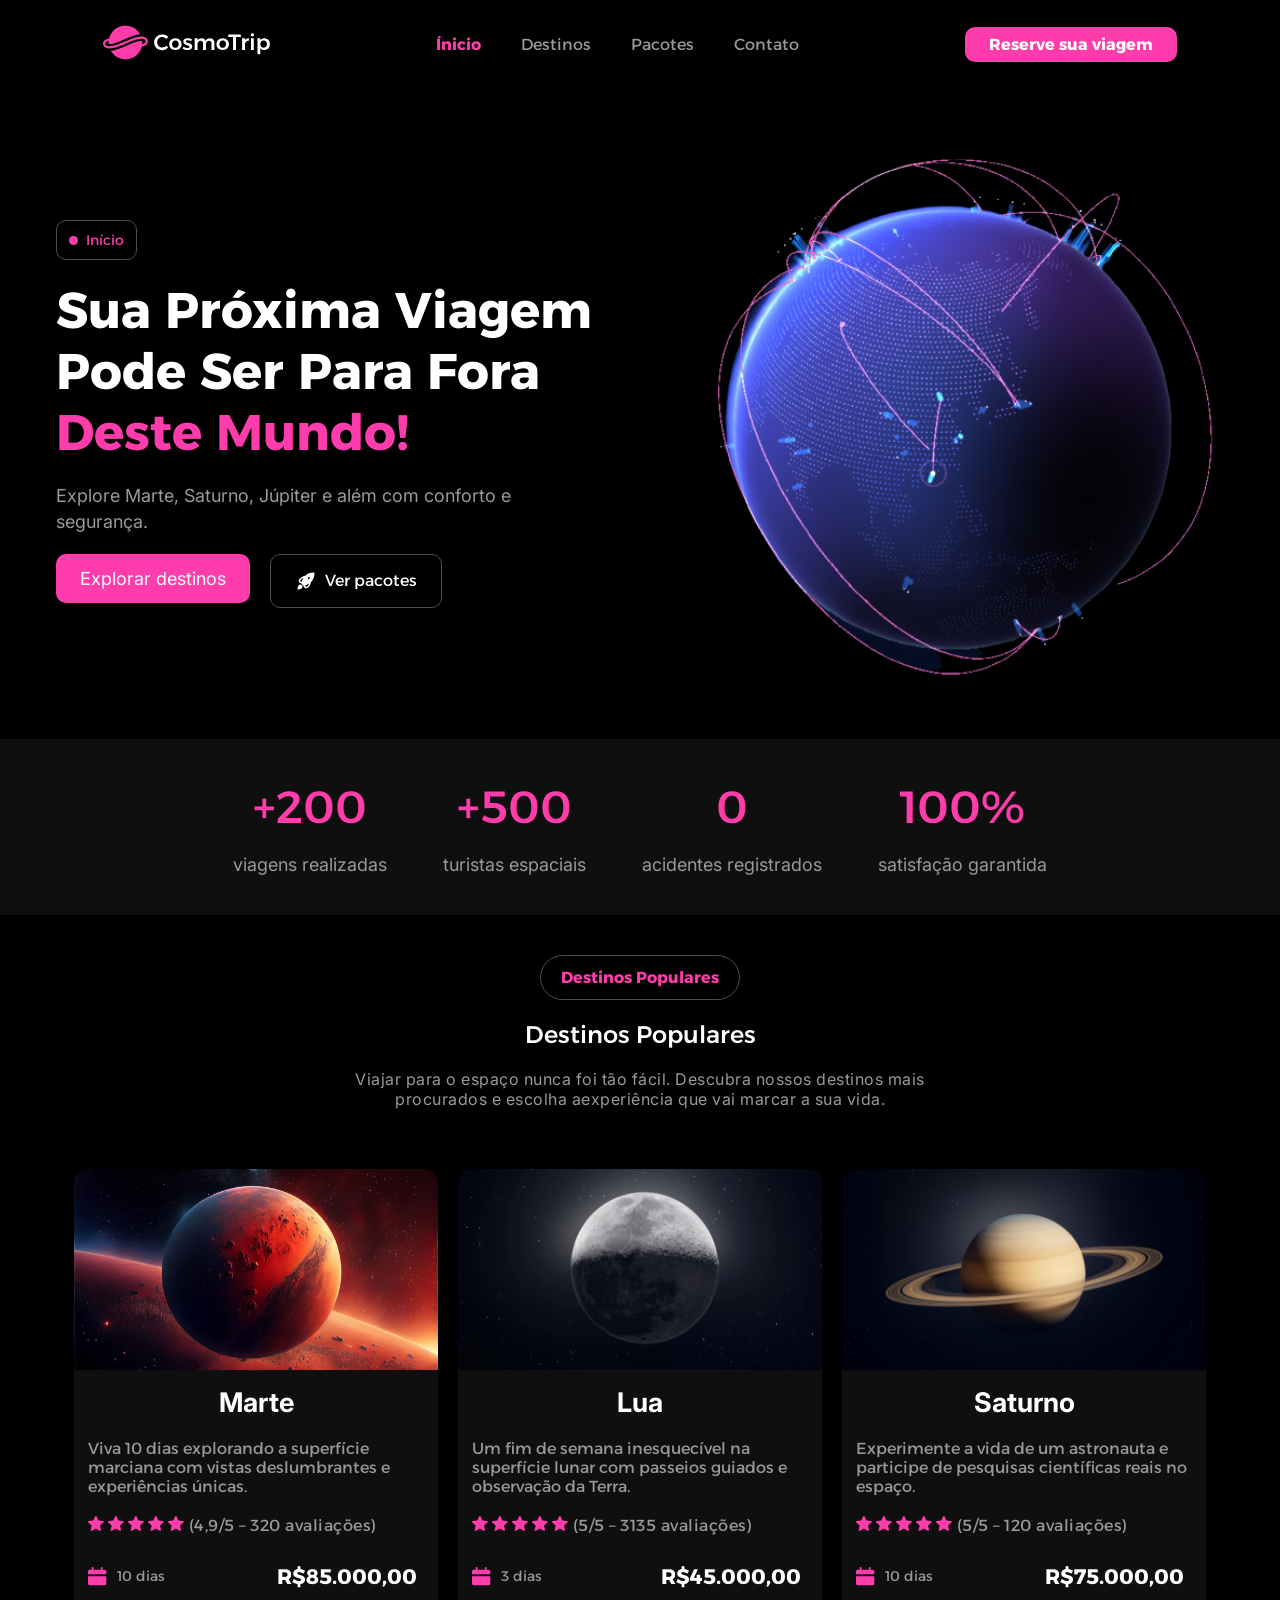
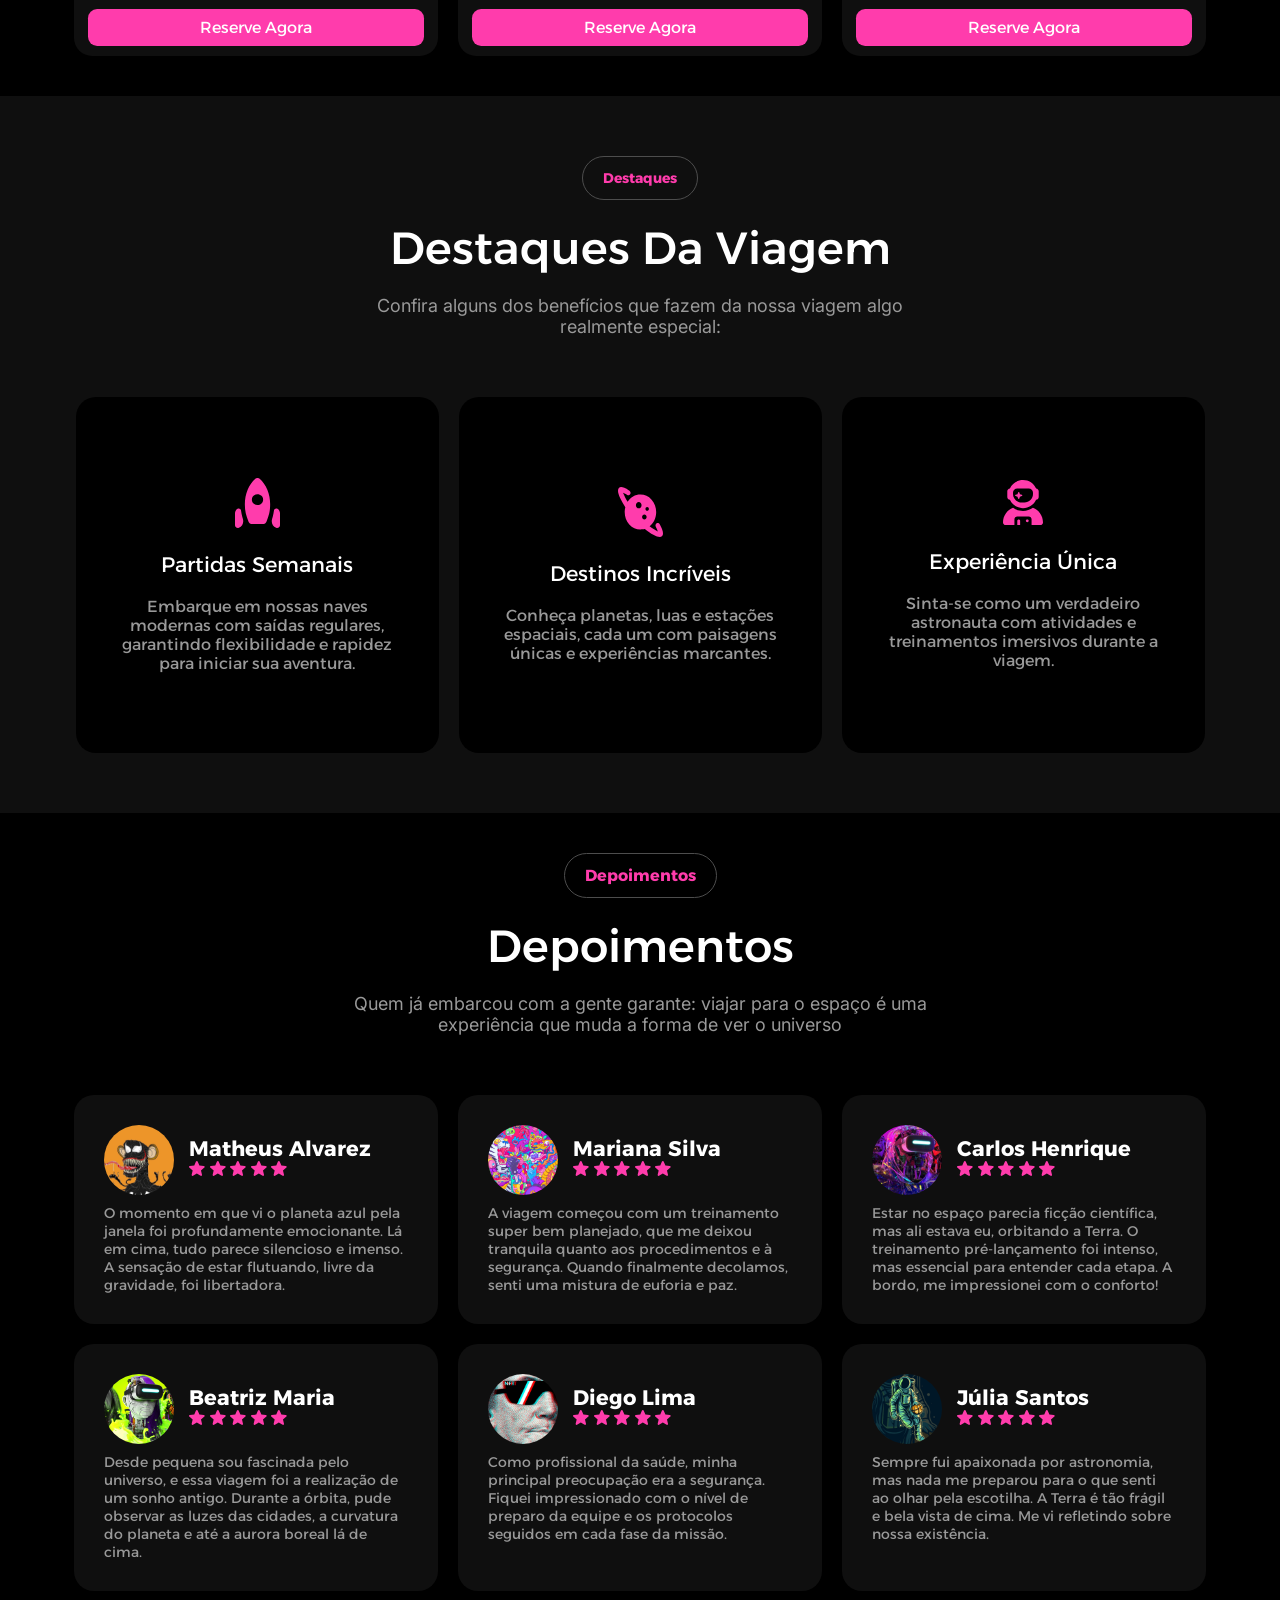
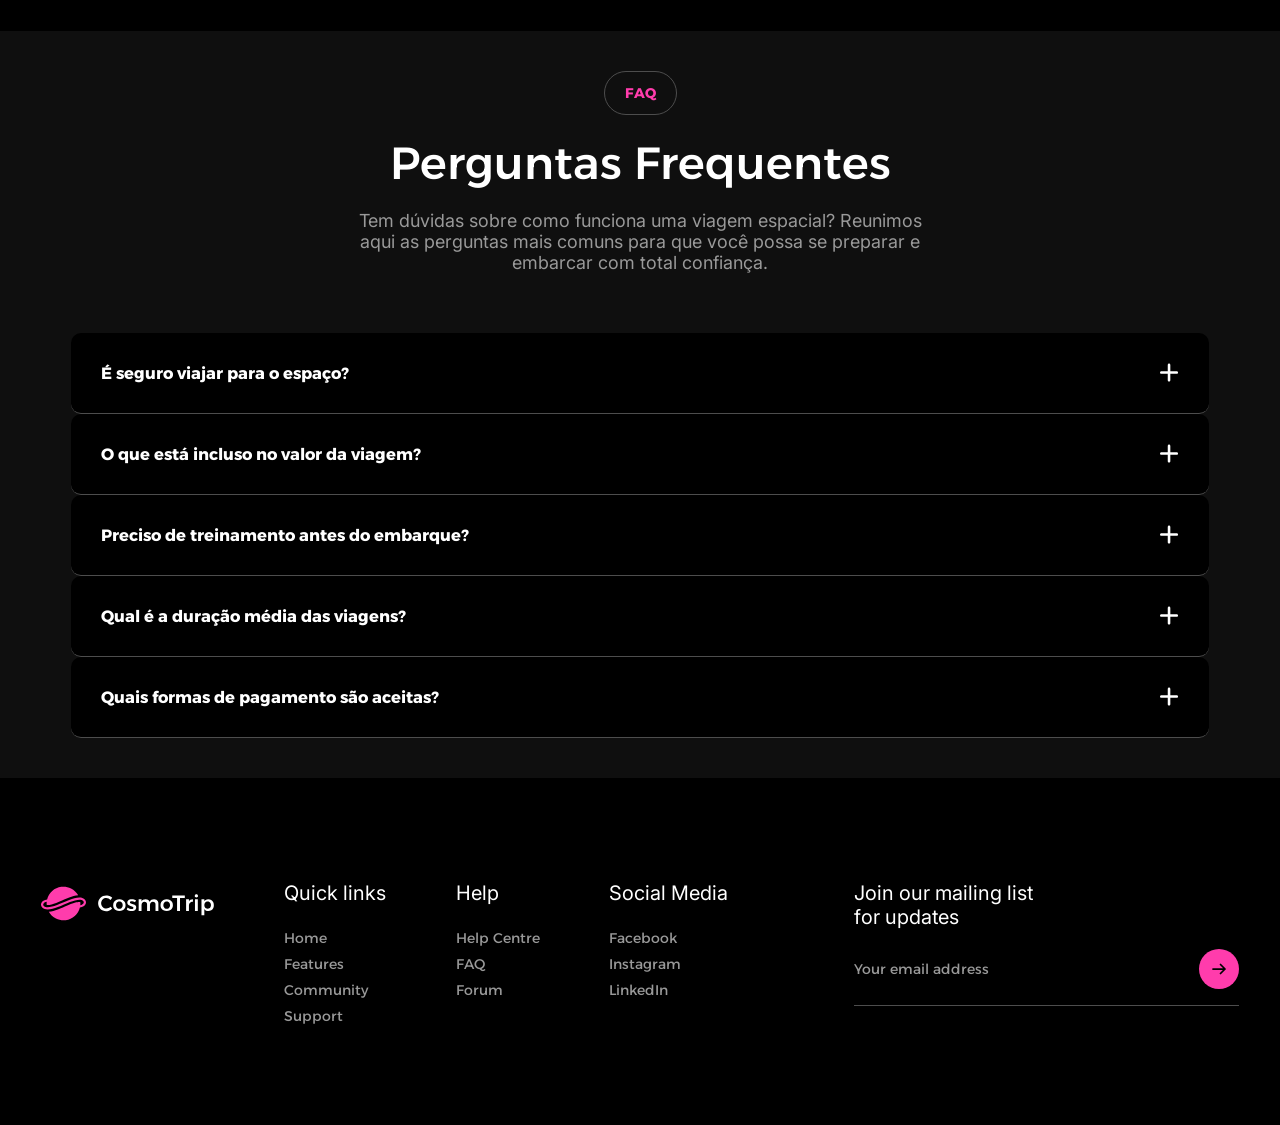
<file: index.html>
<!DOCTYPE html>
<html lang="pt-br">

<head>
    <meta charset="UTF-8">
    <meta name="viewport" content="width=device-width, initial-scale=1.0">
    <meta name="authot" content="Ferraz, Débora, Onita, Elisa e Isabela">
    <meta name="description" content="Projeto para testar nossos conhecimentos em HTML e CSS">
    <meta name="keywords" content="HTML, CSS, Webdesign">
    <meta property="og:image" content="./src/assets/images/logo-empresa.svg">
    <title>CosmoTrip</title>
    <link rel="shortcut icon" href="./src/assets/images/logo-empresa.svg" type="image/x-icon">
    <link rel="preconnect" href="https://fonts.googleapis.com">
    <link rel="preconnect" href="https://fonts.gstatic.com" crossorigin>
    <link href="https://fonts.googleapis.com/css2?family=Alexandria:wght@100..900&display=swap" rel="stylesheet">
    <link rel="preconnect" href="https://fonts.googleapis.com">
    <link rel="preconnect" href="https://fonts.gstatic.com" crossorigin>
    <link
        href="https://fonts.googleapis.com/css2?family=Inter:ital,opsz,wght@0,14..32,100..900;1,14..32,100..900&display=swap"
        rel="stylesheet">
    <link rel="stylesheet" href="./src/styles/style.css">
</head>

<body>

    <!-- ------- HEADER --------- -->

    <header>
        <div>
            <img src="./src/assets/images/Logo.svg" alt="Logo da CosmoTrip">
        </div>

        <div class="container-nav-header">
            <nav class="nav-header-options">
                <ul>
                    <li><a href="" class="choice-active">Ínicio</a></li>
                    <li><a href="">Destinos</a></li>
                    <li><a href="">Pacotes</a></li>
                    <li><a href="">Contato</a></li>
                </ul>
            </nav>
        </div>

        <nav class="container-btn-header">
            <a href="" class="btn-header">Reserve sua viagem</a>
        </nav>
    </header>

    <!-- ---------- MAIN ---------- -->

    <main class="container-main">
        <div class="main-content">

            <div class="container-init">
                <div class="init-img">
                    <img src="./src/assets/images/decoration-circle.svg" alt="Ponto decoração início">
                </div>
                <span>Início</span>
            </div>

            <h1>Sua próxima viagem pode ser para fora <span>deste mundo!</span></h1>
            <p>Explore Marte, Saturno, Júpiter e além com conforto e segurança.</p>

            <div class="container-btns-main">
                <div>
                    <nav>
                        <a href="" class="btn-principal-main">Explorar destinos</a>
                    </nav>
                </div>
                <div>
                    <nav>
                        <a href="" class="btn-packages-main"> <img src="./src/assets/images/icon-rocket.svg"
                                alt="Icone de foguete"> Ver pacotes</a>
                    </nav>
                </div>
            </div>
        </div>

        <div class="main-img">
            <img src="./src/assets/images/illustration-hero.svg" alt="Planeta tecnológico com pontos de destino">
        </div>
    </main>

    <!-- -----------  TRISPS MADE ----------- -->

    <section class="trips-made">

        <div class="conteiner-trips-made">

            <h2>+200</h2>
            <p>viagens realizadas</p>

        </div>

        <div class="conteiner-trips-made">

            <h2>+500</h2>
            <p>turistas espaciais</p>

        </div>

        <div class="conteiner-trips-made">

            <h2>0</h2>
            <p>acidentes registrados</p>

        </div>

        <div class="conteiner-trips-made">

            <h2>100%</h2>
            <p>satisfação garantida</p>

        </div>

    </section>

    <!-- ---------- DESTINOS POPULARES ---------- -->

    <section class="section-des-pop">
        <div class="explanation">
            <span>Destinos Populares</span>
            <h2>Destinos Populares</h2>
            <p>Viajar para o espaço nunca foi tão fácil. Descubra nossos destinos mais procurados e escolha aexperiência
                que vai marcar a sua vida.</p>
        </div>

        <!-- --  DIV DE MARTE -- -->

        <div class="container-plans">
            <div class="planets">
                <div>
                    <img src="./src/assets/images/marte.svg" alt="foto do planeta marte" loading="lazy">
                </div>
                <div class="content-planets">


                    <div class="experience">
                        <h3>Marte</h3>
                        <p>Viva 10 dias explorando a superfície marciana com vistas deslumbrantes e experiências únicas.
                        </p>
                    </div>
                    <div class="stars">
                        <div>
                            <img src="./src/assets/images/estrelinha.svg" alt="icone estrelinha de avaliações"
                                loading="lazy">
                            <img src="./src/assets/images/estrelinha.svg" alt="icone estrelinha de avaliações"
                                loading="lazy">
                            <img src="./src/assets/images/estrelinha.svg" alt="icone estrelinha de avaliações"
                                loading="lazy">
                            <img src="./src/assets/images/estrelinha.svg" alt="icone estrelinha de avaliações"
                                loading="lazy">
                            <img src="./src/assets/images/estrelinha.svg" alt="icone estrelinha de avaliações"
                                loading="lazy">
                        </div>
                        <div>
                            <p>(4,9/5 – 320 avaliações)</p>
                        </div>
                    </div>
                    <div class="values">
                        <div class="bag">
                            <img src="./src/assets/images/bolsa-de-compra.svg" alt="icone de bolsa de compras"
                                loading="lazy">
                            <p>10 dias</p>
                        </div>
                        <div>
                            <span>R$85.000,00</span>
                        </div>
                    </div>

                    <a class="btn-des-pop">Reserve Agora</a>

                </div>
            </div>

            <!-- ---------------  DIV LUA ---------------- -->

            <div class="planets">
                <div>
                    <img src="./src/assets/images/lua.svg" alt="foto da lua" loading="lazy">
                </div>
                <div class="content-planets">
                    <div class="experience">
                        <h3>Lua</h3>
                        <p>Um fim de semana inesquecível na superfície lunar com passeios guiados e observação da Terra.
                        </p>
                    </div>
                    <div class="stars">
                        <div>
                            <img src="./src/assets/images/estrelinha.svg" alt="icone estrelinha de avaliações"
                                loading="lazy">
                            <img src="./src/assets/images/estrelinha.svg" alt="icone estrelinha de avaliações"
                                loading="lazy">
                            <img src="./src/assets/images/estrelinha.svg" alt="icone estrelinha de avaliações"
                                loading="lazy">
                            <img src="./src/assets/images/estrelinha.svg" alt="icone estrelinha de avaliações"
                                loading="lazy">
                            <img src="./src/assets/images/estrelinha.svg" alt="icone estrelinha de avaliações"
                                loading="lazy">
                        </div>
                        <div>
                            <p>(5/5 – 3135 avaliações)</p>
                        </div>
                    </div>
                    <div class="values">
                        <div class="bag">
                            <img src="./src/assets/images/bolsa-de-compra.svg" alt="icone de bolsa de compras"
                                loading="lazy">
                            <p>3 dias</p>
                        </div>
                        <div>
                            <span>R$45.000,00</span>
                        </div>
                    </div>

                    <a class="btn-des-pop">Reserve Agora</a>

                </div>
            </div>

            <!-- ---------------  DIV SATURNO ---------------- -->

            <div class="planets">
                <div>
                    <img src="./src/assets/images/saturno.svg" alt="foto do planeta saturno" loading="lazy">
                </div>
                <div class="content-planets">

                    <div class="experience">
                        <h3>Saturno</h3>
                        <p>Experimente a vida de um astronauta e participe de pesquisas científicas reais no espaço.</p>
                    </div>
                    <div class="stars">
                        <div>
                            <img src="./src/assets/images/estrelinha.svg" alt="icone estrelinha de avaliações"
                                loading="lazy">
                            <img src="./src/assets/images/estrelinha.svg" alt="icone estrelinha de avaliações"
                                loading="lazy">
                            <img src="./src/assets/images/estrelinha.svg" alt="icone estrelinha de avaliações"
                                loading="lazy">
                            <img src="./src/assets/images/estrelinha.svg" alt="icone estrelinha de avaliações"
                                loading="lazy">
                            <img src="./src/assets/images/estrelinha.svg" alt="icone estrelinha de avaliações"
                                loading="lazy">
                        </div>
                        <div>
                            <p>(5/5 – 120 avaliações)</p>
                        </div>
                    </div>
                    <div class="values">
                        <div class="bag">
                            <img src="./src/assets/images/bolsa-de-compra.svg" alt="icone de bolsa de compras"
                                loading="lazy">
                            <p>10 dias</p>
                        </div>
                        <div>
                            <span>R$75.000,00</span>
                        </div>
                    </div>

                    <a class="btn-des-pop">Reserve Agora</a>

                </div>
            </div>
        </div>
    </section>

    <!-- ----------- HIGHLIGHTS --------- -->

    <section class="section-highlights">

        <div class="conteiner-highlights highlights-title">

            <span>Destaques</span>

            <h2>Destaques da Viagem</h2>

            <p> Confira alguns dos benefícios que fazem da nossa viagem algo realmente especial:</p>

        </div>

        <div class="conteiner-highlights highlights-body">

            <div class="highlights">

                <div><img src="./src/assets/images/icon-rocket-pink.svg" alt="Foguete" loading="lazy"></div>

                <h3>Partidas Semanais</h3>   

                <p class="highlights-paragrafh">Embarque em nossas naves modernas com saídas regulares, garantindo flexibilidade e rapidez para iniciar sua aventura.</p>

            </div>

            <div class="highlights">

                <div><img src="./src/assets/images/icon-planet-pink.svg" alt="Planeta Saturno" loading="lazy"></div>

                <h3>Destinos Incríveis</h3>

                <p class="highlights-paragrafh">Conheça planetas, luas e estações espaciais, cada um com paisagens únicas e experiências marcantes.</p>

            </div>

            <div class="highlights">

                <div><img src="./src/assets/images/icon-astronaut-pink.svg" alt="Astronauta" loading="lazy"></div>

                <h3>Experiência Única</h3>

                <p class="highlights-paragrafh">Sinta-se como um verdadeiro astronauta com atividades e treinamentos imersivos durante a viagem.</p>

            </div>

        </div>

    </section>

    <!-- -------------- TESTIMONIAL ------------ -->

    <section class="container-testimonial">
        <div class="header-testimonial">
            <span class="topic">Depoimentos</span>
            <h2>Depoimentos</h2>
            <p>Quem já embarcou com a gente garante: viajar para o espaço é uma experiência que muda a forma de ver o
                universo</p>
        </div>

        <div class="testimonial-opnion">

            <div class="testimonial-card">
                <div class="card-header">
                    <img src="./src/assets/images/user1.svg" alt="Foto de usuário" loading="lazy">
                    <div class="card-text">
                        <h3>Matheus Alvarez</h3>
                        <div class="stars">
                            <img src="./src/assets/images/estrelinha.svg" alt="Estrela" loading="lazy">
                            <img src="./src/assets/images/estrelinha.svg" alt="Estrela" loading="lazy">
                            <img src="./src/assets/images/estrelinha.svg" alt="Estrela" loading="lazy">
                            <img src="./src/assets/images/estrelinha.svg" alt="Estrela" loading="lazy">
                            <img src="./src/assets/images/estrelinha.svg" alt="Estrela" loading="lazy">
                        </div>
                    </div>
                </div>
                <p class="testimonial-text">
                    O momento em que vi o planeta azul pela janela foi profundamente emocionante. Lá em cima, tudo
                    parece silencioso e imenso. A sensação de estar flutuando, livre da gravidade, foi libertadora.
                </p>
            </div>

            <div class="testimonial-card">
                <div class="card-header">
                    <img src="./src/assets/images/user2.svg" alt="Foto de usuário" loading="lazy">
                    <div class="card-text">
                        <h3>Mariana Silva</h3>
                        <div class="stars">
                            <img src="./src/assets/images/estrelinha.svg" alt="Estrela" loading="lazy">
                            <img src="./src/assets/images/estrelinha.svg" alt="Estrela" loading="lazy">
                            <img src="./src/assets/images/estrelinha.svg" alt="Estrela" loading="lazy">
                            <img src="./src/assets/images/estrelinha.svg" alt="Estrela" loading="lazy">
                            <img src="./src/assets/images/estrelinha.svg" alt="Estrela" loading="lazy">
                        </div>
                    </div>
                </div>
                <p class="testimonial-text">
                    A viagem começou com um treinamento super bem planejado, que me deixou tranquila quanto aos
                    procedimentos e à segurança. Quando finalmente decolamos, senti uma mistura de euforia e paz.
                </p>
            </div>

            <div class="testimonial-card">
                <div class="card-header">
                    <img src="./src/assets/images/user3.svg" alt="Foto de usuário" loading="lazy">
                    <div class="card-text">
                        <h3>Carlos Henrique</h3>
                        <div class="stars">
                            <img src="./src/assets/images/estrelinha.svg" alt="Estrela" loading="lazy">
                            <img src="./src/assets/images/estrelinha.svg" alt="Estrela" loading="lazy">
                            <img src="./src/assets/images/estrelinha.svg" alt="Estrela" loading="lazy">
                            <img src="./src/assets/images/estrelinha.svg" alt="Estrela" loading="lazy">
                            <img src="./src/assets/images/estrelinha.svg" alt="Estrela" loading="lazy">
                        </div>
                    </div>
                </div>
                <p class="testimonial-text">
                    Estar no espaço parecia ficção científica, mas ali estava eu, orbitando a Terra. O treinamento
                    pré-lançamento foi intenso, mas essencial para entender cada etapa. A bordo, me impressionei com o
                    conforto!
                </p>
            </div>

            <div class="testimonial-card">
                <div class="card-header">
                    <img src="./src/assets/images/user4.svg" alt="Foto de usuário" loading="lazy">
                   <div class="card-text">
                        <h3>Beatriz Maria</h3>
                        <div class="stars">
                            <img src="./src/assets/images/estrelinha.svg" alt="Estrela" loading="lazy">
                            <img src="./src/assets/images/estrelinha.svg" alt="Estrela" loading="lazy">
                            <img src="./src/assets/images/estrelinha.svg" alt="Estrela" loading="lazy">
                            <img src="./src/assets/images/estrelinha.svg" alt="Estrela" loading="lazy">
                            <img src="./src/assets/images/estrelinha.svg" alt="Estrela" loading="lazy">
                        </div>
                    </div>
                </div>
                <p class="testimonial-text">
                    Desde pequena sou fascinada pelo universo, e essa viagem foi a realização de um sonho antigo.
                    Durante a órbita, pude observar as luzes das cidades, a curvatura do planeta e até a aurora boreal
                    lá de cima.
                </p>
            </div>

            <div class="testimonial-card">
                <div class="card-header">
                    <img src="./src/assets/images/user5.svg" alt="Foto de usuário" loading="lazy">
                    <div class="card-text">
                        <h3>Diego Lima</h3>
                        <div class="stars">
                            <img src="./src/assets/images/estrelinha.svg" alt="Estrela" loading="lazy">
                            <img src="./src/assets/images/estrelinha.svg" alt="Estrela" loading="lazy">
                            <img src="./src/assets/images/estrelinha.svg" alt="Estrela" loading="lazy">
                            <img src="./src/assets/images/estrelinha.svg" alt="Estrela" loading="lazy">
                            <img src="./src/assets/images/estrelinha.svg" alt="Estrela" loading="lazy">
                        </div>
                    </div>
                </div>
                <p class="testimonial-text">
                    Como profissional da saúde, minha principal preocupação era a segurança. Fiquei impressionado com o
                    nível de preparo da equipe e os protocolos seguidos em cada fase da missão.
                </p>
            </div>

            <div class="testimonial-card">
                <div class="card-header">
                    <img src="./src/assets/images/user6.svg" alt="Foto de usuário" loading="lazy">
                    <div class="card-text">
                        <h3>Júlia Santos</h3>
                        <div class="stars">
                            <img src="./src/assets/images/estrelinha.svg" alt="Estrela" loading="lazy">
                            <img src="./src/assets/images/estrelinha.svg" alt="Estrela" loading="lazy">
                            <img src="./src/assets/images/estrelinha.svg" alt="Estrela" loading="lazy">
                            <img src="./src/assets/images/estrelinha.svg" alt="Estrela" loading="lazy">
                            <img src="./src/assets/images/estrelinha.svg" alt="Estrela" loading="lazy">
                        </div>
                    </div>
                </div>
                <p class="testimonial-text">
                    Sempre fui apaixonada por astronomia, mas nada me preparou para o que senti ao olhar pela escotilha.
                    A Terra é tão frágil e bela vista de cima. Me vi refletindo sobre nossa existência.
                </p>
            </div>

        </div>
    </section>

    <!-- ------------- FAQ -------------- -->

    <section class="section-faq">

        <div class="conteiner-faq faq-title">
           
            <span >FAQ</span>           

            <h2>Perguntas Frequentes</h2>

            <p>Tem dúvidas sobre como funciona uma viagem espacial? Reunimos aqui as perguntas mais comuns para que você possa se preparar e embarcar com total confiança.</p>

        </div>

        <div class="conteiner-faq faq-questions">

            <div class="questions">

                <h3>É seguro viajar para o espaço?</h3>

                <img src="./src/assets/images/Vector.svg" 
                    alt="Ver resposta" loading="lazy">

            </div>

            <div class="questions">

                <h3>O que está incluso no valor da viagem?</h3>

                <img src="./src/assets/images/Vector.svg" 
                    alt="Ver resposta" loading="lazy">

            </div>

            <div class="questions">

                <h3>Preciso de treinamento antes do embarque?</h3>

                <img src="./src/assets/images/Vector.svg" 
                    alt="Ver resposta" loading="lazy">

            </div>

            <div class="questions">

                <h3>Qual é a duração média das viagens?</h3>

                <img src="./src/assets/images/Vector.svg" 
                    alt="Ver resposta" loading="lazy">

            </div>

            <div class="questions">

                <h3>Quais formas de pagamento são aceitas?</h3>

                <img src="./src/assets/images/Vector.svg" 
                    alt="Ver resposta" loading="lazy">

            </div>

        </div>

    </section>

    <!-- ---------------FOOTER ------------- -->

    <footer class="container-footer">
        <div class="footer-content">
            <div class="footer-img-logo">
                <img src="./src/assets/images/Logo-footer.svg" alt="Logo Cosmo Trip" loading="lazy">
            </div>

            <div class="footer-informations">
                <h2>Quick links</h2>
                <ul>
                    <li><a href="">Home</a></li>
                    <li><a href="">Features</a></li>
                    <li><a href="">Community</a></li>
                    <li><a href="">Support</a></li>
                </ul>
            </div>
            <div class="footer-informations">
                <h2>Help</h2>
                <ul>
                    <li><a href="">Help Centre</a></li>
                    <li><a href="">FAQ</a></li>
                    <li><a href="">Forum</a></li>
                </ul>
            </div>
            <div class="footer-informations">
                <h2>Social Media</h2>
                <ul>
                    <li><a href="">Facebook</a></li>
                    <li><a href="">Instagram</a></li>
                    <li><a href="">LinkedIn</a></li>
                </ul>
            </div>
        </div>

        <div class="footer-subscribe">
            <h2>Join our mailing list for updates</h2>
            <form action="">
                <input type="email" placeholder="Your email address">
                <button type="submit">
                    <img src="./src/assets/images/arrow-narrow-right.svg" alt="Cadastrar email">
                </button>
            </form>
        </div>
    </footer>

</body>

</html>
</file>
<file: src/styles/style.css>
@import url(./global.css);

body{
    background-color: var(--color-black);
}

/* --------- HEADER --------- */

header {
    display: flex;
    justify-content: space-around;
    padding: 20px;
    align-items: center;
    background-color: var(--color-black);
}

.container-nav-header {
    display: flex;
    align-items: center;
    gap: 100px;
}

.nav-header-options ul {
    display: flex;
    gap: 40px;
    list-style: none;
}

.nav-header-options ul li a {
    text-decoration: none;
    color: var(--color-grey);
    font-family: var(--font-family-primary);
    font-size: var(--font-size-body3);
    font-weight: var(--font-weight-body3);
}

.nav-header-options ul li a:hover{
    color: var(--color-pink);
}

.nav-header-options ul li .choice-active {
    color: var(--color-pink);
    font-weight: var(--font-weight-h1);
}

.nav-header-options ul li:hover .choice-active:hover{
    color:rgba(198, 7, 112);
} 

.btn-header {
    background-color: var(--color-pink);
    color: var(--color-white);
    border-radius: 10px;
    padding: 8px 24px;
    text-decoration: none;
    font-family: var(--font-family-primary);
    font-size: var(--font-size-body3);
    font-weight: var(--font-weight-h1);
    transition: 0.3s;
}

.btn-header:hover {
    background-color: rgba(198, 7, 111);
    transform: scale(1.05);
    cursor: pointer;
}

/* ----------- MAIN -------------- */

.container-main{
    display: flex;
    justify-content: center;
    align-items: center;
    gap: 100px;
    padding: 60px 0;
    background-color: var(--color-black);
}

.main-content{
    display: flex;
    flex-direction: column;
    gap: 20px;
    width: 546px;
}

.container-init{
    display: flex;
    justify-content: center;
    align-items: center;
    gap: 8px;
    padding: 10px 12px;
    border: 1px solid var(--color-d-gray);
    border-radius: 10px;
    width: 81px;
}

.container-init .init-img{
    display: flex;
    align-items: center;
}

.container-init span{
    color: var(--color-pink);
    font-size: var(--font-size-body4);
    font-weight: var(--font-weight-body4);
    font-family: var(--font-family-primary);
}

.main-content h1{
    color: var(--color-white);
    font-size: var(--font-size-h1);
    font-weight: var(--font-weight-h1);
    font-family: var(--font-family-primary);
    text-transform: capitalize;
}

.main-content h1 span{
    color: var(--color-pink);
}

.main-content p{
    color: var(--color-grey);
    font-size: var(--font-size-body2);
    font-weight: var(--font-weight-body2);
    font-family: var(--font-family-secundary);
    line-height: 140%;
}

.container-btns-main{
    display: flex;
    gap: 20px;
}

.btn-principal-main{
    display: flex;
    padding: 14px 24px;
    background-color: var(--color-pink);
    border-radius: 10px;
    text-decoration: none;
    color: var(--color-white);
    font-size: var(--font-size-body2);
    font-weight: var(--font-weight-body2);
    font-family: var(--font-family-secundary);
    transition: 0.3s;
}

.btn-principal-main:hover{
    background-color: rgb(190, 7, 111);
    transform: scale(1.05);
}

.btn-packages-main{
    display: flex;
    gap: 6px;
    padding: 14px 24px;
    align-items: center;
    justify-content: center;
    border: 1.5px solid var(--color-d-gray);
    border-radius: 10px;
    color: var(--color-white);
    font-size: var(--font-size-body3);
    font-weight: var(--font-weight-body3);
    font-family: var(--font-family-primary);
    text-decoration: none;
    transition: 0.3s;
}

.btn-packages-main:hover{
    background-color: var(--color-d-gray);
    transform: scale(1.05);
}


.trips-made{
    display: flex;
    justify-content: center;
    background-color: var(--color-l-black);
    padding: 40px;
    gap: 56px;    
}

/* --------- TRIPS MADE ----------- */

.conteiner-trips-made {
    display: flex;
    flex-direction: column;
    align-items: center;
    gap: 20px;    
}

.conteiner-trips-made h2{
    font-family: var(--font-family-primary);
    font-size: var(--font-size-h2);
    font-weight: var(--font-weight-h2);
    color: var(--color-pink);
}

.conteiner-trips-made p{
    font-family: var(--font-family-secundary);
    font-size: var(--font-size-body2);
    font-weight: var(--font-weight-body2);
    color: var(--color-grey);
}

/* ----------- DESTINOS POPULARES --------- */

.section-des-pop{
    display: flex;
    flex-direction: column;
    padding: 40px 0;
    gap: 60px;
    background-color: var(--color-black);
    color: var(--color-white);
}

.explanation{
    display: flex;
    flex-direction: column;
    justify-content: center;
    align-items: center;
    gap: 20px;
}

.explanation span{
    padding: 12px 20px;
    color: var(--color-pink);
    border: 1px solid var(--color-d-gray);
    border-radius: 24px;
    font-family: var(--font-family-primary);
    font-weight: var(--font-weight-h4);
}

.explanation h2{
    font-family: var(--font-family-primary);
    font-weight: var(--font-weight-h2);
}

.explanation p{
    font-family: var(--font-family-secundary);
    color: var(--color-grey);
    width: 572px;
    text-align: center;
    letter-spacing: 0.5px;
}

.container-plans{
    display: flex;
    justify-content: center;
    gap: 20px;
}

.planets{
    display: flex;
    flex-direction: column;
    background-color: var(--color-l-black);
    width: 364px;
    border-radius: 18.29px;
    transition: 0.3s;
}

.planets:hover{
    transform: scale(1.05);
    box-shadow: 0px 4px 15px rgba(190, 7, 111, 0.626);
}

.content-planets{
    display: flex;
    flex-direction: column;
    gap: 20px;
    padding: 10.5px 14.4px;
}

.experience{
    display: flex;
    flex-direction: column;
    gap: 20px;
}

.experience h3{
    display: flex;
    justify-content: center;
    font-family: var(--font-family-secundary);
    font-size: var(--font-size-h3);
    gap: 20px;
}

.experience p{
    display: flex;
    font-family: var(--font-family-primary);
    width: 335.19px;
    color: var(--color-grey);
}

.stars{
    display: flex;
    gap: 9.15px;
}

.stars p{
    font-family: var(--font-family-primary);
    color: var(--color-grey);
    letter-spacing: 0.5px;
}

.values{
    display: flex;
    gap: 104.26px;
}

.bag{
    display: flex;
    align-items: center;
    gap: 9.15px;
}

.bag p{
    font-family: var(--font-family-primary);
    font-size: var(--font-size-body4);
    color: var(--color-grey);
    width: 56.7px;
}

.values span{
    font-family: var(--font-family-primary);
    font-size: var(--font-size-h4);
    font-weight: var(--font-weight-h4);
}

.btn-des-pop{
    background-color: var(--color-pink);
    font-family: var(--font-family-primary);
    padding: 9.15px 0;
    border-radius: 9.15px;
    text-align: center;
    transition: 0.3s;
}

.btn-des-pop:hover{
    background-color: rgb(190, 7, 111);
}

/* ------------ HIGHLIGHTS ----------- */

.section-highlights{
    display: flex;
    flex-direction: column;
    align-items: center;
    gap: 60px;
    padding: 60px;    
    background-color: var(--color-l-black);
}

.highlights-title{
    display: flex;
    flex-direction: column;
    align-items: center;
    gap: 20px;
}

.highlights-title span{
    font-family: var(--font-family-primary);
    font-size: var(--font-size-body4);
    font-weight: var(--font-weight-h4); 
    color: var(--color-pink);
    border: 1px solid var(--color-d-gray);
    padding: 12px 20px;
    border-radius: 24px;
}

.highlights-title h2{
    font-family: var(--font-family-primary);
    font-size: var(--font-size-h2);
    font-weight: var(--font-weight-h2);
    text-transform: capitalize;
    color: var(--color-white);
}

.highlights-title p{
    font-family: var(--font-family-secundary);
    font-size: var(--font-size-body2);
    font-weight: var(--font-weight-body2);
    width: 572px;
    text-align: center;
    color: var(--color-grey);
}

.highlights-body{
    display: flex;
    gap: 20px;
}

.highlights{
    display: flex;
    flex-direction: column;
    justify-content: center;
    align-items: center;
    gap: 20px;
    border-radius: 20px;
    width: 363px;
    height: 356px;
    background-color: var(--color-black);
}

.highlights h3{
    font-family: var(--font-family-primary);
    font-size: var(--font-size-h4);
    font-weight: var(--font-size-h4);
    color: var(--color-white);
}

.highlights p{
    font-family: var(--font-family-primary);
    font-size: var(--font-size-body3);
    font-weight: var(--font-weight-body3);
    text-align: center;
    width: 292px;
    color: var(--color-grey);
}

.highlights:hover {
    background-color:  rgba(198, 7, 112, 0.359);
    cursor: pointer;
}

.highlights:hover .highlights-paragrafh{
    color: #cfcfcf;
}

/* ------------ TESTIMONIAL ----------- */

.container-testimonial {
    background-color: var(--color-black);
    padding: 40px;
    text-align: center;
    display: flex;
    flex-direction: column;
    gap: 60px;
}

.header-testimonial {
    display: flex;
    flex-direction: column;
    align-items: center;
    text-align: center;
    gap: 20px;
}

.header-testimonial span{
    padding: 12px 20px;
    color: var(--color-pink);
    border: 1px solid var(--color-d-gray);
    border-radius: 24px;
    font-family: var(--font-family-primary);
    font-weight: var(--font-weight-h4);
}

.header-testimonial h2 {
    font-family: var(--font-family-primary);
    font-size: var(--font-size-h2);
    font-weight: var(--font-weight-h2);
    color: var(--color-white);
}

.header-testimonial p {
    font-family: var(--font-family-secundary);
    font-size: var(--font-size-body2);
    font-weight: var(--font-weight-body2);
    color: var(--color-grey);
    width: 594px;
}

.testimonial-opnion {
    display: grid;
    grid-template-columns: repeat(3, max-content);
    justify-content: center;
    gap: 20px;
}

.testimonial-card {
    background-color: var(--color-l-black);
    padding: 30px;
    border-radius: 20px;
    text-align: left;
    display: flex;
    flex-direction: column;
    width: 364px;
    transition: 0.3s;
}

.testimonial-card:hover .testimonial-text{
    color: #cfcfcf;
}

.testimonial-card:hover {
    background-color:  rgba(198, 7, 112, 0.359);
    cursor: pointer;
}

.card-header {
    display: flex;
    align-items: center;
    gap: 15px;
}

.card-header h3 {
    color: var(--color-white);
    font-size: var(--font-size-h4);
    font-weight: var(--font-weight-h1);
    font-family: var(--font-family-primary);
}

.stars {
    display: flex;
    gap: 4.57px;
    padding-bottom: 9px;
}

.testimonial-text {
    color: var(--color-grey);
    font-family: var(--font-family-primary);
    font-size: var(--font-size-body4);
    font-weight: var(-font-weight-body4);
    padding-top: 9px;
}

/* ----------- FAQ ------------ */

.section-faq{
    display: flex;
    flex-direction: column;
    align-items: center;
    gap: 60px;
    padding: 40px;
    background-color: var(--color-l-black);
}

.faq-title{
    display: flex;
    flex-direction: column;
    align-items: center;
    gap: 20px;    
}

.faq-title span{
    font-family: var(--font-family-primary);
    font-size: var(--font-size-body4);
    font-weight: var(--font-weight-h4); 
    color: var(--color-pink);
    border: 1px solid var(--color-d-gray);
    padding: 12px 20px;
    border-radius: 24px;
}

.faq-title h2{
    font-family: var(--font-family-primary);
    font-size: var(--font-size-h2);
    font-weight: var(--font-weight-h2);
    color: var(--color-white);
}

.faq-title p{
    font-family: var(--font-family-secundary);
    font-size: var(--font-size-body2);
    font-weight: var(--font-weight-body2);
    text-align: center;
    width: 572px;
    color: var(--color-grey);
}

.questions{
    display: flex;
    justify-content: space-between;
    width: 1138px;
    background-color: var(--color-black);
    padding: 30px;
    border-bottom: 1px solid var(--color-d-gray);
    border-radius: 10px;
    font-family: var(--font-family-primary);
    font-size: var(--font-size-body4);
    font-weight: var(--font-weight-body4);
    color: var(--color-white);
    transition: 0.3s;
}

.questions:hover{
    background-color: var(--color-d-gray);
}

/* ------- FOOTER -------- */

.container-footer {
    display: flex;
    gap: 126px;
    padding: 40px 0;
    margin: 63px 0 60px 0;
    justify-content: center;
    background-color: var(--color-black);
}

.footer-content {
    display: flex;
    gap: 69.67px;
    align-items: flex-start;
    justify-content: center;
}

.footer-img-logo {
    display: flex;
    align-items: flex-start;
}

.footer-informations {
    display: flex;
    flex-direction: column;
    gap: 24px;
}

.footer-informations h2 {
    color: var(--color-white);
    font-size: var(--font-size-body1);
    font-weight: var(--font-weight-body1);
    font-family: var(--font-family-secundary);
}

.footer-informations ul {
    display: flex;
    flex-direction: column;
    gap: 8px;
    list-style: none;
}

.footer-informations ul li a {
    color: var(--color-grey);
    font-size: var(--font-size-body4);
    font-weight: var(--font-weight-body4);
    font-family: var(--font-family-primary);
    text-decoration: none;
}

.footer-informations ul li a:hover{
    color: var(--color-pink);
}

.footer-subscribe {
    display: flex;
    flex-direction: column;
    gap: 20px;
    /* width: 385px; */
}

.footer-subscribe h2 {
    color: var(--color-white);
    font-size: var(--font-size-body1);
    font-weight: var(--font-weight-body1);
    font-family: var(--font-family-secundary);
    width: 198px;
}

.footer-subscribe form{
    display: flex;
    justify-content: space-between;
    gap: 5px;
    padding-bottom: 16px;
    border-bottom: 0.5px solid var(--color-d-gray);
    width: 385px;
}

.footer-subscribe form input {
    color: var(--color-white);
    font-size: var(--font-size-body4);
    font-weight: var(--font-weight-body4);
    font-family: var(--font-family-primary);
    background-color: var(--color-black);
    width: 340px;
    height: 40px;
}

.footer-subscribe form input:focus {
  outline: none;
}

.footer-subscribe form input:hover {
  background-color: var(--color-l-black);
}

.footer-subscribe form input::placeholder {
    color: var(--color-grey);
    font-size: var(--font-size-body4);
    font-weight: var(--font-weight-body4);
    font-family: var(--font-family-primary);
}

.footer-subscribe form input::placeholder:hover{
    background-color: var(--color-l-black);
}

.footer-subscribe form button{
    display: flex;
    align-items: center;
    justify-content: center;
    width: 40px;
    height: 40px;
    border-radius: 360px;
    background-color: var(--color-pink);
    transition: 0.3s;
}

.footer-subscribe form button:hover{
    background-color: rgb(190, 7, 111);
    transform: scale(1.05);
    cursor: pointer;
}
</file>
